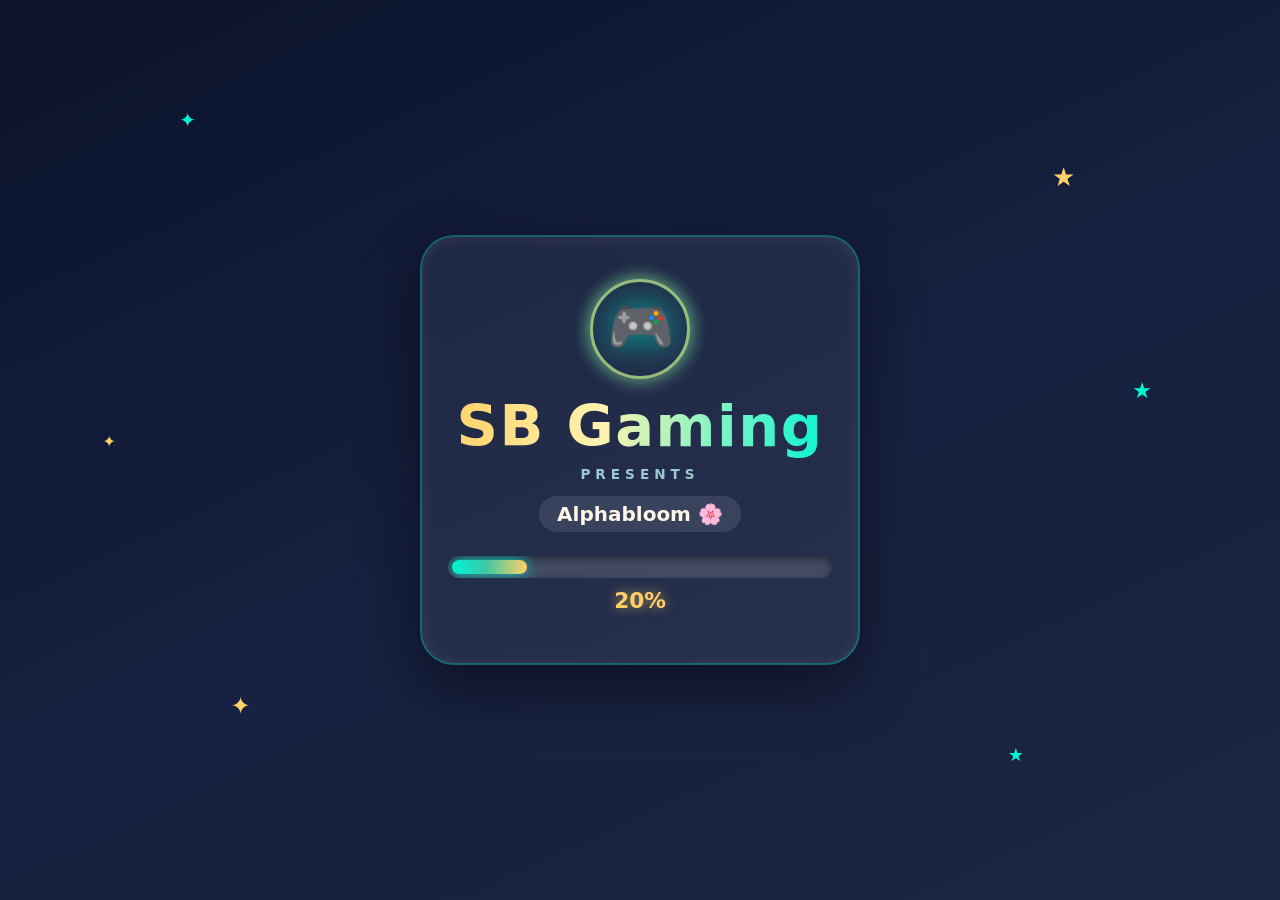
<file: index.html>
<!DOCTYPE html>
<html lang="en">
<head>
  <meta charset="UTF-8" />
  <meta name="viewport" content="width=device-width, initial-scale=1.0, maximum-scale=1.0, user-scalable=no, viewport-fit=cover" />
  <title>Alphabloom — Kids Learning Storybook</title>
  <meta name="description" content="Alphabloom by SB Gaming — Offline 3D Paper-Craft & Claymation Kids Educational Game across 17 Indian languages." />
  <meta name="theme-color" content="#FF766C" />
  <meta name="mobile-web-app-capable" content="yes" />
  <meta name="apple-mobile-web-app-capable" content="yes" />
  <meta name="apple-mobile-web-app-status-bar-style" content="black-translucent" />
  <meta name="apple-mobile-web-app-title" content="Alphabloom" />
  <link rel="manifest" href="./manifest.json" />
  <link rel="icon" type="image/png" sizes="192x192" href="./icon-192.png" />
  <link rel="apple-touch-icon" href="./icon-192.png" />
  <link rel="stylesheet" href="./styles.css" />
</head>
<body>
  <!-- 1. SB GAMING SPLASH SCREEN (5s progress + 100% Start Button) -->
  <section id="splash-screen" class="splash-screen" aria-label="SB Gaming Splash Screen">
    <div class="splash-stars" aria-hidden="true">
      <span class="star s1 animate-sparkle">✦</span>
      <span class="star s2 animate-sparkle">★</span>
      <span class="star s3 animate-sparkle">✦</span>
      <span class="star s4 animate-sparkle">★</span>
      <span class="star s5 animate-sparkle">✦</span>
      <span class="star s6 animate-sparkle">★</span>
    </div>
    <div class="splash-card animate-splash-fade-in">
      <div class="sb-orbit-wrap" aria-hidden="true">
        <div class="sb-orbit-ring ring-1"></div>
        <div class="sb-orbit-ring ring-2"></div>
        <div class="sb-emblem animate-float-slow">🎮</div>
      </div>
      <h1 class="sb-logo animate-splash-pulse">SB Gaming</h1>
      <p class="sb-tagline">PRESENTS</p>
      <div class="splash-title-preview">Alphabloom 🌸</div>

      <div class="splash-progress-wrap" id="splash-progress-wrap">
        <div class="splash-progress-track">
          <div class="splash-progress-fill" id="splash-progress-fill"></div>
        </div>
        <div class="splash-percent" id="splash-percent">1%</div>
      </div>

      <button type="button" id="splash-start-btn" class="clay-btn start-btn animate-splash-start-reveal hidden" aria-label="Start Alphabloom">
        ✨ Start ✨
      </button>
    </div>
  </section>

  <!-- 2. MAIN APP SHELL (3D Paper-Craft & Soft Claymation Storybook World) -->
  <div id="app-shell" class="app-shell hidden">
    <!-- Decorative 3D paper-craft sky, sun, clouds, butterflies & hills -->
    <div class="bg-decor" aria-hidden="true">
      <div class="clay-sun"><div class="clay-sun-core"></div></div>
      <div class="cloud c1"></div>
      <div class="cloud c2"></div>
      <div class="cloud c3"></div>
      <span class="bg-flower f1 animate-float-slow">🌸</span>
      <span class="bg-flower f2 animate-float-alt">🦋</span>
      <span class="bg-flower f3 animate-float-slow">🌺</span>
      <span class="bg-flower f4 animate-float-alt">🌻</span>
      <span class="bg-flower f5 animate-sparkle">✨</span>
      <div class="bg-hill hill-back"></div>
      <div class="bg-hill hill-front"></div>
    </div>

    <!-- Top Persistent Bar: Exit (Top-Left), 3D Alphabloom Title (Center), Music + Install (Top-Right) -->
    <header class="top-bar">
      <div class="top-left">
        <button type="button" id="exit-btn" class="clay-btn clay-coral" aria-label="Exit Alphabloom">
          🚪 <span id="exit-btn-label">Exit</span>
        </button>
      </div>

      <div class="top-center">
        <div class="alphabloom-title" aria-label="Alphabloom">
          <span class="title-flower animate-float-slow">🌸</span>
          <span class="l-a animate-letter-bounce">A</span><span class="l-l animate-letter-bounce">l</span><span class="l-p animate-letter-bounce">p</span><span class="l-h animate-letter-bounce">h</span><span class="l-a2 animate-letter-bounce">a</span><span class="l-b animate-letter-bounce">b</span><span class="l-l2 animate-letter-bounce">l</span><span class="l-o animate-letter-bounce">o</span><span class="l-o2 animate-letter-bounce">o</span><span class="l-m animate-letter-bounce">m</span>
          <span class="title-flower animate-float-alt">🌼</span>
        </div>
      </div>

      <div class="top-right">
        <button type="button" id="install-btn" class="clay-btn clay-marigold hidden" aria-label="Install App">
          📲 <span>Install</span>
        </button>
        <button type="button" id="fullscreen-btn" class="clay-btn clay-sky btn-fs" aria-label="Toggle Fullscreen">
          ⛶
        </button>
        <button type="button" id="music-btn" class="clay-btn clay-mint btn-music" aria-label="Toggle Background Music">
          🎵 <span id="music-btn-label">Music On</span>
        </button>
      </div>
    </header>

    <!-- Dynamic View Container -->
    <main id="main-view" class="main-view" role="main"></main>

    <!-- Safe Bottom Banner Ad (Shown ONLY on Hub & Home Screen, hidden offline) -->
    <aside id="safe-banner-ad" class="safe-banner-ad hidden" aria-label="Advertisement">
      <div class="safe-banner-inner">
        <span class="ad-badge">AD</span>
        <div id="safe-banner-slot" class="safe-banner-slot"></div>
      </div>
    </aside>
  </div>

  <!-- 3. EXIT CONFIRMATION 3D STORYBOOK POPUP -->
  <div id="exit-modal" class="modal-overlay hidden" role="dialog" aria-modal="true" aria-labelledby="exit-modal-title">
    <div class="clay-modal clay-surface animate-splash-fade-in">
      <div class="modal-icon animate-float-slow">🌸</div>
      <h2 id="exit-modal-title" class="modal-title">Leaving so soon?</h2>
      <p id="exit-modal-msg" class="modal-msg">Are you sure you want to exit Alphabloom?</p>
      <div class="modal-actions">
        <button type="button" id="exit-yes-btn" class="clay-btn clay-coral">Yes</button>
        <button type="button" id="exit-no-btn" class="clay-btn clay-mint">No</button>
      </div>
    </div>
  </div>

  <!-- 4. 3D CLAY DAILY REWARD GIFT BOX MODAL -->
  <div id="gift-modal" class="modal-overlay hidden" role="dialog" aria-modal="true" aria-labelledby="gift-modal-title">
    <div class="clay-modal clay-surface animate-splash-fade-in">
      <h2 id="gift-modal-title" class="modal-title">🎁 Daily Surprise!</h2>
      <div class="gift-stage">
        <div id="gift-glow" class="gift-glow"></div>
        <button type="button" id="gift-box-btn" class="gift-box-wrap animate-gift-wobble" aria-label="Open Daily Gift Box">
          <div id="gift-lid" class="gift-lid">🎀</div>
          <div class="gift-body"><div class="gift-ribbon"></div></div>
        </button>
        <span class="gift-star" id="gs1" style="--star-x: -58px; --star-y: -58px; --star-rot: -24deg;">⭐</span>
        <span class="gift-star" id="gs2" style="--star-x: 56px; --star-y: -54px; --star-rot: 26deg;">🌟</span>
        <span class="gift-star" id="gs3" style="--star-x: -64px; --star-y: 12px; --star-rot: -18deg;">✨</span>
        <span class="gift-star" id="gs4" style="--star-x: 64px; --star-y: 14px; --star-rot: 22deg;">🌸</span>
      </div>
      <div id="gift-reward-badge" class="gift-reward-badge clay-marigold hidden">+25 ⭐</div>
      <p id="gift-modal-msg" class="modal-msg">Tap the gift box to open your daily stars!</p>
      <div class="modal-actions">
        <button type="button" id="gift-close-btn" class="clay-btn clay-sky">Awesome!</button>
      </div>
    </div>
  </div>

  <!-- 5. GOODBYE FALLBACK OVERLAY -->
  <div id="goodbye-overlay" class="modal-overlay hidden" role="dialog" aria-modal="true">
    <div class="clay-modal clay-surface">
      <div class="modal-icon">👋🌸</div>
      <h2 class="modal-title">Bye-Bye!</h2>
      <p class="modal-msg">See you next time in Alphabloom!</p>
      <button type="button" id="return-app-btn" class="clay-btn clay-mint">Open Alphabloom</button>
    </div>
  </div>

  <!-- 6. PARENTAL GATE MODAL (Protects Rewarded Bonus Ad) -->
  <div id="parent-gate-modal" class="modal-overlay hidden" role="dialog" aria-modal="true" aria-labelledby="parent-gate-title">
    <div class="clay-modal clay-surface animate-splash-fade-in">
      <div class="modal-icon">🔒👨‍👩‍👧</div>
      <h2 id="parent-gate-title" class="modal-title">Ask a Parent</h2>
      <p id="parent-gate-question" class="modal-msg">What is 8 + 6?</p>
      <input type="number" id="parent-gate-input" class="parent-gate-input" inputmode="numeric" placeholder="Answer" aria-label="Parent math answer" />
      <p id="parent-gate-error" class="parent-gate-error hidden">Try again!</p>
      <div class="modal-actions">
        <button type="button" id="parent-gate-submit" class="clay-btn clay-mint">Continue</button>
        <button type="button" id="parent-gate-cancel" class="clay-btn clay-cream">Cancel</button>
      </div>
    </div>
  </div>

  <!-- 7. KID-SAFE AD PREVIEW OVERLAY (Test Mode Only) -->
  <div id="ad-test-overlay" class="modal-overlay hidden" role="dialog" aria-modal="true" aria-labelledby="ad-test-title">
    <div class="clay-modal clay-surface">
      <span class="ad-badge">AD</span>
      <div class="modal-icon">📺</div>
      <h2 id="ad-test-title" class="modal-title">Ad Space (Test Mode)</h2>
      <p id="ad-test-sub" class="modal-msg">Family-Safe Ad Preview</p>
      <div class="modal-actions">
        <button type="button" id="ad-test-close" class="clay-btn clay-sky">Close Ad</button>
      </div>
    </div>
  </div>

  <!-- Floating Reward Feedback Layer (+10 / -5) -->
  <div id="float-layer" class="float-layer" aria-hidden="true"></div>

  <script src="./audio.js"></script>
  <script src="./languages.js"></script>
  <!-- Google AdSense / H5 Games Ad Placement API Hooks (activated by ads.js when live IDs are set) -->
  <script>
    window.adsbygoogle = window.adsbygoogle || [];
    window.adBreak = window.adBreak || function (o) { window.adsbygoogle.push(o); };
    window.adConfig = window.adConfig || function (o) { window.adsbygoogle.push(o); };
  </script>
  <script src="./stories.js"></script>
  <script src="./ads.js"></script>
  <script src="./app.js"></script>
  <script>
    if ('serviceWorker' in navigator && (location.protocol === 'https:' || location.hostname === 'localhost')) {
      window.addEventListener('load', function () {
        navigator.serviceWorker.register('./sw.js').catch(function () {});
      });
    }
  </script>
</body>
</html>
</file>
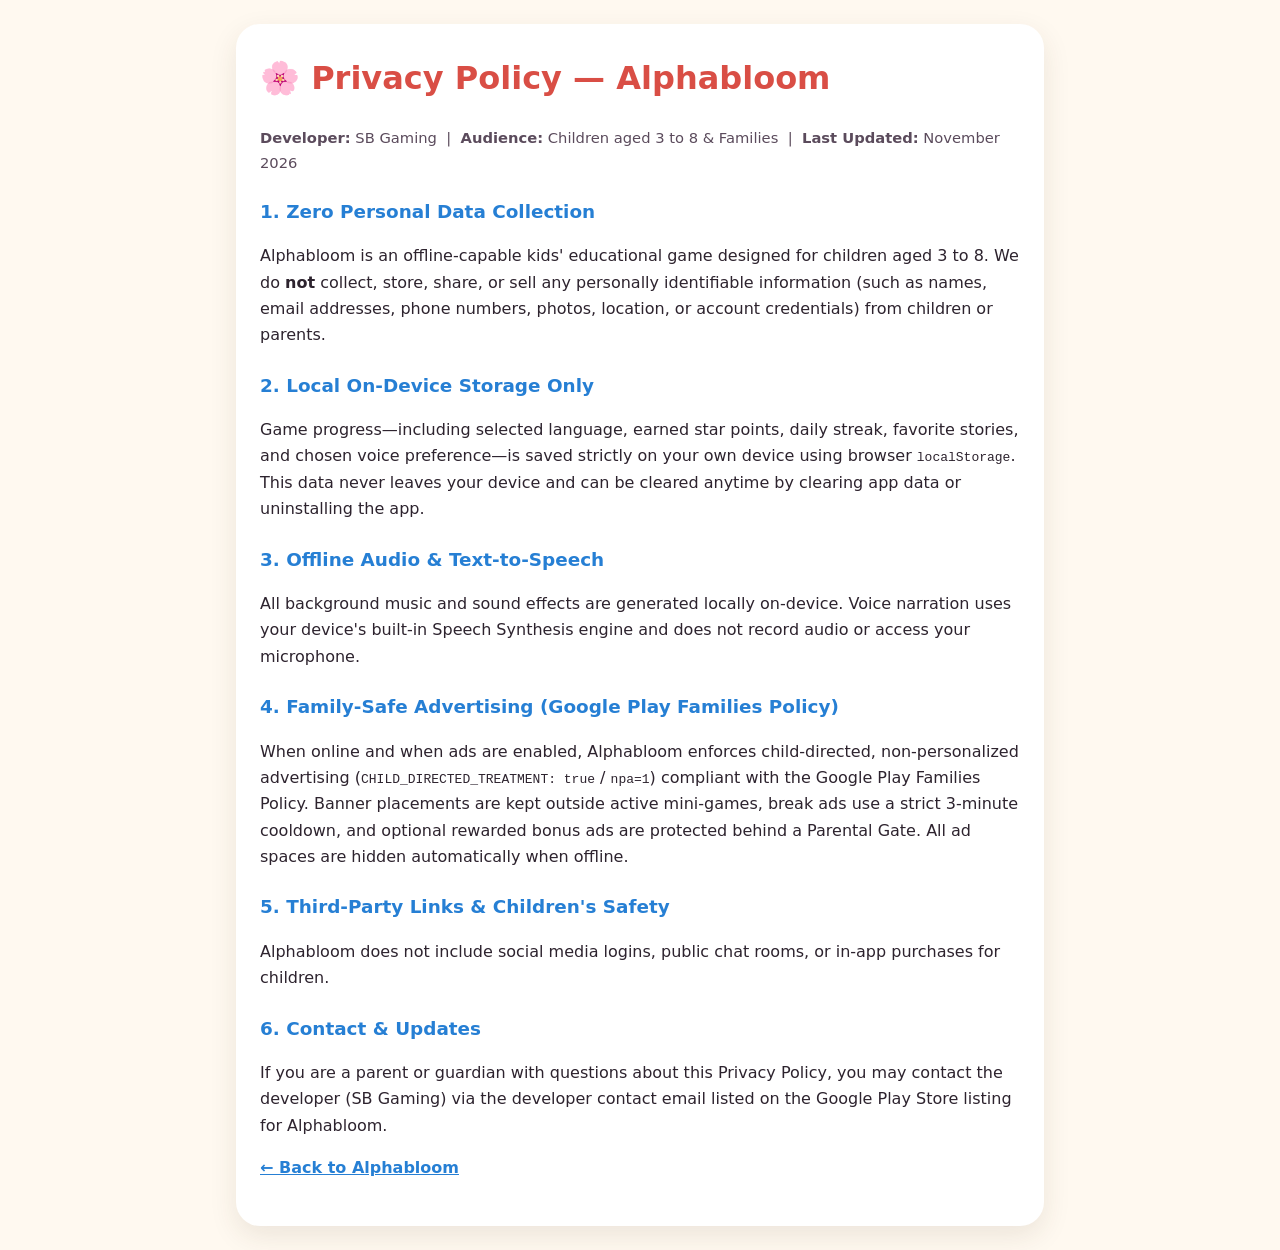
<file: privacy.html>
<!DOCTYPE html>
<html lang="en">
<head>
  <meta charset="UTF-8" />
  <meta name="viewport" content="width=device-width, initial-scale=1.0" />
  <title>Privacy Policy — Alphabloom by SB Gaming</title>
  <style>
    body {
      margin: 0;
      padding: 24px 16px;
      font-family: system-ui, -apple-system, 'Segoe UI', sans-serif;
      background: #FFF9F0;
      color: #2D232E;
      line-height: 1.65;
    }
    .card {
      max-width: 760px;
      margin: 0 auto;
      background: #FFFFFF;
      border-radius: 24px;
      padding: 28px 24px;
      box-shadow: 0 10px 28px rgba(68, 46, 30, 0.1);
    }
    h1 { margin-top: 0; color: #D94E45; }
    h2 { color: #267FD4; margin-top: 22px; font-size: 1.15rem; }
    .meta { color: #5B4B5C; font-size: 0.92rem; margin-bottom: 18px; }
    a { color: #267FD4; font-weight: 700; }
  </style>
</head>
<body>
  <main class="card">
    <h1>🌸 Privacy Policy — Alphabloom</h1>
    <p class="meta"><strong>Developer:</strong> SB Gaming &nbsp;|&nbsp; <strong>Audience:</strong> Children aged 3 to 8 &amp; Families &nbsp;|&nbsp; <strong>Last Updated:</strong> November 2026</p>

    <h2>1. Zero Personal Data Collection</h2>
    <p>Alphabloom is an offline-capable kids' educational game designed for children aged 3 to 8. We do <strong>not</strong> collect, store, share, or sell any personally identifiable information (such as names, email addresses, phone numbers, photos, location, or account credentials) from children or parents.</p>

    <h2>2. Local On-Device Storage Only</h2>
    <p>Game progress—including selected language, earned star points, daily streak, favorite stories, and chosen voice preference—is saved strictly on your own device using browser <code>localStorage</code>. This data never leaves your device and can be cleared anytime by clearing app data or uninstalling the app.</p>

    <h2>3. Offline Audio &amp; Text-to-Speech</h2>
    <p>All background music and sound effects are generated locally on-device. Voice narration uses your device's built-in Speech Synthesis engine and does not record audio or access your microphone.</p>

    <h2>4. Family-Safe Advertising (Google Play Families Policy)</h2>
    <p>When online and when ads are enabled, Alphabloom enforces child-directed, non-personalized advertising (<code>CHILD_DIRECTED_TREATMENT: true</code> / <code>npa=1</code>) compliant with the Google Play Families Policy. Banner placements are kept outside active mini-games, break ads use a strict 3-minute cooldown, and optional rewarded bonus ads are protected behind a Parental Gate. All ad spaces are hidden automatically when offline.</p>

    <h2>5. Third-Party Links &amp; Children's Safety</h2>
    <p>Alphabloom does not include social media logins, public chat rooms, or in-app purchases for children.</p>

    <h2>6. Contact &amp; Updates</h2>
    <p>If you are a parent or guardian with questions about this Privacy Policy, you may contact the developer (SB Gaming) via the developer contact email listed on the Google Play Store listing for Alphabloom.</p>

    <p><a href="./">← Back to Alphabloom</a></p>
  </main>
</body>
</html>
</file>
<file: styles.css>
/* Alphabloom — Merged 3D Paper-Craft & Soft Claymation Storybook Design System */
:root {
  --font-display: 'Fredoka', ui-rounded, 'Hiragino Maru Gothic ProN', 'Quicksand',
    'Noto Sans Devanagari', 'Noto Sans Telugu', 'Noto Sans Tamil',
    'Noto Sans Kannada', 'Noto Sans Malayalam', 'Noto Sans Gujarati',
    'Noto Sans Bengali', 'Noto Sans Gurmukhi', 'Noto Sans Oriya',
    'Noto Sans Meetei Mayek', system-ui, sans-serif;
  --font-body: 'Nunito', ui-rounded,
    'Noto Sans Devanagari', 'Noto Sans Telugu', 'Noto Sans Tamil',
    'Noto Sans Kannada', 'Noto Sans Malayalam', 'Noto Sans Gujarati',
    'Noto Sans Bengali', 'Noto Sans Gurmukhi', 'Noto Sans Oriya',
    'Noto Sans Meetei Mayek', system-ui, -apple-system, sans-serif;
  --ink-primary: #2D232E;
  --ink-secondary: #5B4B5C;
  --paper-cream: #FFF9F0;
  --clay-shadow: rgba(68, 46, 30, 0.16);
}

* {
  box-sizing: border-box;
  -webkit-tap-highlight-color: transparent;
  user-select: none;
  -webkit-user-select: none;
}

html,
body {
  min-height: 100%;
  width: 100%;
  margin: 0;
  padding: 0;
  font-family: var(--font-body);
  color: var(--ink-primary);
  background: linear-gradient(180deg, #FFF7EB 0%, #FFF2F6 54%, #E9F8FF 100%);
  touch-action: manipulation;
  overflow-x: hidden;
}

.font-display {
  font-family: var(--font-display);
}

.hidden {
  display: none !important;
}

/* =========================================================
   TACTILE 3D SOFT CLAYMATION BUTTON & CARD MATERIALS
   ========================================================= */
.clay-surface {
  background: #FFFDF8;
  border: 2px solid rgba(255, 255, 255, 0.85);
  box-shadow:
    inset 0 4px 6px rgba(255, 255, 255, 0.92),
    inset 0 -5px 8px rgba(196, 174, 148, 0.22),
    0 8px 0 #E4D6C3,
    0 14px 24px rgba(68, 46, 30, 0.14);
}

.clay-plaque {
  background: #FFFDF8;
  border: 2px solid rgba(255, 255, 255, 0.9);
  box-shadow:
    inset 0 3px 5px rgba(255, 255, 255, 0.9),
    inset 0 -4px 6px rgba(196, 174, 148, 0.18),
    0 5px 0 #DFD1BE,
    0 10px 18px rgba(68, 46, 30, 0.12);
}

.clay-btn {
  position: relative;
  display: inline-flex;
  align-items: center;
  justify-content: center;
  gap: 6px;
  font-family: var(--font-display);
  font-weight: 800;
  font-size: 0.95rem;
  padding: 10px 16px;
  border-radius: 20px;
  min-height: 44px;
  transition:
    transform 160ms cubic-bezier(0.34, 1.56, 0.64, 1),
    box-shadow 160ms cubic-bezier(0.34, 1.56, 0.64, 1),
    filter 140ms ease;
  touch-action: manipulation;
  cursor: pointer;
}

.clay-btn:hover {
  transform: translateY(-2px) scale(1.02);
}

.clay-btn:active {
  transform: translateY(4px) scale(0.97);
}

.clay-btn:focus-visible {
  outline: 4px solid #3A9EF6;
  outline-offset: 3px;
}

/* Color-specific squishy 3D clay palettes */
.clay-coral {
  background: #FF766C;
  color: #FFFFFF;
  border: 2px solid rgba(255, 255, 255, 0.55);
  box-shadow:
    inset 0 5px 8px rgba(255, 255, 255, 0.45),
    inset 0 -5px 8px rgba(186, 48, 40, 0.22),
    0 7px 0 #D94E45,
    0 13px 20px rgba(190, 62, 54, 0.25);
}
.clay-coral:active {
  box-shadow:
    inset 0 3px 6px rgba(255, 255, 255, 0.4),
    0 2px 0 #D94E45,
    0 5px 10px rgba(190, 62, 54, 0.2);
}

.clay-marigold {
  background: #FFC436;
  color: #362407;
  border: 2px solid rgba(255, 255, 255, 0.65);
  box-shadow:
    inset 0 5px 8px rgba(255, 255, 255, 0.55),
    inset 0 -5px 8px rgba(196, 128, 0, 0.22),
    0 7px 0 #D99608,
    0 13px 20px rgba(196, 132, 0, 0.24);
}
.clay-marigold:active {
  box-shadow:
    inset 0 3px 6px rgba(255, 255, 255, 0.45),
    0 2px 0 #D99608,
    0 5px 10px rgba(196, 132, 0, 0.2);
}

.clay-mint {
  background: #3CC7A6;
  color: #0D332B;
  border: 2px solid rgba(255, 255, 255, 0.55);
  box-shadow:
    inset 0 5px 8px rgba(255, 255, 255, 0.48),
    inset 0 -5px 8px rgba(18, 124, 98, 0.22),
    0 7px 0 #21997C,
    0 13px 20px rgba(33, 153, 124, 0.24);
}
.clay-mint:active {
  box-shadow:
    inset 0 3px 6px rgba(255, 255, 255, 0.4),
    0 2px 0 #21997C,
    0 5px 10px rgba(33, 153, 124, 0.2);
}

.clay-sky {
  background: #4DA8FA;
  color: #FFFFFF;
  border: 2px solid rgba(255, 255, 255, 0.55);
  box-shadow:
    inset 0 5px 8px rgba(255, 255, 255, 0.48),
    inset 0 -5px 8px rgba(24, 96, 178, 0.24),
    0 7px 0 #267FD4,
    0 13px 20px rgba(38, 127, 212, 0.25);
}
.clay-sky:active {
  box-shadow:
    inset 0 3px 6px rgba(255, 255, 255, 0.4),
    0 2px 0 #267FD4,
    0 5px 10px rgba(38, 127, 212, 0.2);
}

.clay-peach {
  background: #FF9A52;
  color: #3D1A03;
  border: 2px solid rgba(255, 255, 255, 0.6);
  box-shadow:
    inset 0 5px 8px rgba(255, 255, 255, 0.5),
    inset 0 -5px 8px rgba(192, 86, 16, 0.22),
    0 7px 0 #D87028,
    0 13px 20px rgba(216, 112, 40, 0.24);
}
.clay-peach:active {
  box-shadow:
    inset 0 3px 6px rgba(255, 255, 255, 0.45),
    0 2px 0 #D87028,
    0 5px 10px rgba(216, 112, 40, 0.2);
}

.clay-plum {
  background: #9B74F7;
  color: #FFFFFF;
  border: 2px solid rgba(255, 255, 255, 0.55);
  box-shadow:
    inset 0 5px 8px rgba(255, 255, 255, 0.48),
    inset 0 -5px 8px rgba(96, 54, 186, 0.25),
    0 7px 0 #734CD4,
    0 13px 20px rgba(115, 76, 212, 0.25);
}
.clay-plum:active {
  box-shadow:
    inset 0 3px 6px rgba(255, 255, 255, 0.4),
    0 2px 0 #734CD4,
    0 5px 10px rgba(115, 76, 212, 0.2);
}

.clay-cream {
  background: #FFFDF8;
  color: #2D232E;
  border: 2px solid rgba(255, 255, 255, 0.92);
  box-shadow:
    inset 0 4px 6px rgba(255, 255, 255, 0.95),
    inset 0 -4px 6px rgba(196, 174, 148, 0.2),
    0 6px 0 #DECDB8,
    0 11px 18px rgba(68, 46, 30, 0.14);
}
.clay-cream:active {
  box-shadow:
    inset 0 2px 4px rgba(255, 255, 255, 0.8),
    0 2px 0 #DECDB8,
    0 4px 8px rgba(68, 46, 30, 0.12);
}

.btn-music.off {
  background: #E9ECEF;
  color: #495057;
  border: 2px solid rgba(255, 255, 255, 0.7);
  box-shadow:
    inset 0 4px 6px rgba(255, 255, 255, 0.8),
    0 6px 0 #9BA6B2,
    0 10px 16px rgba(0, 0, 0, 0.12);
}

/* Organic sculpted paper-craft island contours */
.island-shape-1 { border-radius: 42% 58% 48% 52% / 38% 44% 56% 62%; }
.island-shape-2 { border-radius: 54% 46% 52% 48% / 44% 38% 62% 56%; }
.island-shape-3 { border-radius: 46% 54% 44% 56% / 42% 48% 52% 58%; }

/* 3D Card Flip utilities for Memory Game */
.card-perspective {
  perspective: 900px;
}
.card-inner {
  transform-style: preserve-3d;
  transition: transform 320ms cubic-bezier(0.34, 1.4, 0.64, 1);
}
.card-inner.is-flipped {
  transform: rotateY(180deg);
}
.card-face {
  backface-visibility: hidden;
  -webkit-backface-visibility: hidden;
}
.card-face-back {
  transform: rotateY(180deg);
}

/* =========================================================
   STORYBOOK, SPLASH, DAILY GIFT & POINTS ANIMATIONS
   ========================================================= */
@keyframes floatSlow {
  0%, 100% { transform: translateY(0px); }
  50% { transform: translateY(-7px); }
}

@keyframes floatGentleAlt {
  0%, 100% { transform: translateY(0px) rotate(-0.8deg); }
  50% { transform: translateY(-9px) rotate(0.8deg); }
}

@keyframes sparkleTwinkle {
  0%, 100% { transform: scale(0.65) rotate(0deg); opacity: 0.35; }
  50% { transform: scale(1.15) rotate(18deg); opacity: 0.95; }
}

@keyframes softWiggle {
  0%, 100% { transform: translateX(0) rotate(0deg); }
  25% { transform: translateX(-6px) rotate(-3deg); }
  50% { transform: translateX(6px) rotate(3deg); }
  75% { transform: translateX(-4px) rotate(-1.5deg); }
}

@keyframes popCelebrate {
  0% { transform: scale(1); }
  40% { transform: scale(1.16) rotate(-2deg); }
  70% { transform: scale(0.96) rotate(1deg); }
  100% { transform: scale(1); }
}

@keyframes starJump {
  0% { transform: scale(1); }
  35% { transform: scale(1.32) rotate(-8deg); }
  70% { transform: scale(0.95) rotate(4deg); }
  100% { transform: scale(1); }
}

@keyframes letterFloatBounce {
  0%, 100% { transform: translateY(0px) rotate(0deg); }
  50% { transform: translateY(-4px) rotate(-1.5deg); }
}

@keyframes splashFadeIn {
  0% { opacity: 0; transform: translateY(14px) scale(0.95); }
  100% { opacity: 1; transform: translateY(0px) scale(1); }
}

@keyframes splashPulse {
  0%, 100% {
    transform: scale(1);
    filter: drop-shadow(0 0 14px rgba(0, 245, 212, 0.35));
  }
  50% {
    transform: scale(1.035);
    filter: drop-shadow(0 0 26px rgba(255, 209, 102, 0.55));
  }
}

@keyframes splashStartReveal {
  0% { opacity: 0; transform: translateY(16px) scale(0.84); }
  65% { opacity: 1; transform: translateY(-4px) scale(1.06); }
  100% { opacity: 1; transform: translateY(0px) scale(1); }
}

@keyframes giftWobble {
  0%, 100% { transform: translateY(0px) rotate(0deg) scale(1); }
  18% { transform: translateY(-5px) rotate(-3deg) scale(1.02, 0.99); }
  36% { transform: translateY(0px) rotate(3deg) scale(0.99, 1.02); }
  54% { transform: translateY(-4px) rotate(-2deg) scale(1.01, 0.99); }
  72% { transform: translateY(0px) rotate(0deg) scale(1); }
}

@keyframes giftBoxBounce {
  0% { transform: scale(1, 1) translateY(0); }
  22% { transform: scale(1.1, 0.88) translateY(8px); }
  52% { transform: scale(0.94, 1.08) translateY(-10px); }
  78% { transform: scale(1.03, 0.98) translateY(2px); }
  100% { transform: scale(1, 1) translateY(0); }
}

@keyframes giftLidPop {
  0% { transform: translate(0px, 0px) rotate(0deg); }
  38% { transform: translate(-12px, -24px) rotate(-34deg); }
  72% { transform: translate(-16px, -16px) rotate(-40deg); }
  100% { transform: translate(-15px, -18px) rotate(-36deg); }
}

@keyframes giftGlowBurst {
  0% { transform: scale(0.65); opacity: 0.25; }
  55% { transform: scale(1.18); opacity: 1; }
  100% { transform: scale(1.06); opacity: 0.9; }
}

@keyframes giftStarFly {
  0% { opacity: 0; transform: translate(0px, 12px) scale(0.35) rotate(0deg); }
  30% {
    opacity: 1;
    transform: translate(calc(var(--star-x) * 0.78), calc(var(--star-y) * 0.88)) scale(1.15) rotate(var(--star-rot));
  }
  100% {
    opacity: 0.98;
    transform: translate(var(--star-x), var(--star-y)) scale(1) rotate(var(--star-rot));
  }
}

@keyframes giftRewardPop {
  0% { opacity: 0; transform: scale(0.7) translateY(12px); }
  65% { opacity: 1; transform: scale(1.08) translateY(-3px); }
  100% { opacity: 1; transform: scale(1) translateY(0); }
}

@keyframes pointsFloatUp {
  0% { opacity: 0; transform: translate(-50%, 10px) scale(0.75); }
  25% { opacity: 1; transform: translate(-50%, -14px) scale(1.15); }
  75% { opacity: 1; transform: translate(-50%, -34px) scale(1); }
  100% { opacity: 0; transform: translate(-50%, -58px) scale(0.95); }
}

@keyframes pointsBounceDown {
  0% { opacity: 0; transform: translate(-50%, -6px) scale(0.75) rotate(-6deg); }
  25% { opacity: 1; transform: translate(-50%, 4px) scale(1.16) rotate(5deg); }
  50% { opacity: 1; transform: translate(-50%, -4px) scale(0.96) rotate(-4deg); }
  80% { opacity: 1; transform: translate(-50%, 2px) scale(1.02) rotate(0deg); }
  100% { opacity: 0; transform: translate(-50%, 14px) scale(0.92); }
}

@keyframes streakStarGlow {
  0%, 100% { transform: scale(0.92); opacity: 0.72; }
  50% { transform: scale(1.18); opacity: 1; }
}

@keyframes drift {
  from { transform: translateX(-14px); }
  to { transform: translateX(22px); }
}

.animate-float-slow { animation: floatSlow 4.2s ease-in-out infinite; }
.animate-float-alt { animation: floatGentleAlt 5s ease-in-out infinite; }
.animate-sparkle { animation: sparkleTwinkle 3.2s ease-in-out infinite; }
.animate-wiggle { animation: softWiggle 360ms ease-in-out; }
.animate-celebrate { animation: popCelebrate 420ms cubic-bezier(0.34, 1.56, 0.64, 1); }
.animate-letter-bounce { display: inline-block; animation: letterFloatBounce 2.8s ease-in-out infinite; }
.animate-star-jump { animation: starJump 420ms cubic-bezier(0.34, 1.56, 0.64, 1); }
.animate-splash-fade-in { animation: splashFadeIn 700ms cubic-bezier(0.22, 1, 0.36, 1) both; }
.animate-splash-pulse { animation: splashPulse 2.4s ease-in-out infinite; }
.animate-splash-start-reveal {
  animation:
    splashStartReveal 520ms cubic-bezier(0.34, 1.56, 0.64, 1) both,
    floatSlow 2.6s ease-in-out 560ms infinite;
}
.animate-gift-wobble { animation: giftWobble 2.2s ease-in-out infinite; }
.animate-gift-box-bounce { animation: giftBoxBounce 620ms cubic-bezier(0.34, 1.48, 0.64, 1) both; }
.animate-gift-lid-pop { animation: giftLidPop 640ms cubic-bezier(0.34, 1.48, 0.64, 1) forwards; }
.animate-gift-glow-burst { animation: giftGlowBurst 680ms ease-out forwards; }
.animate-gift-star-fly { animation: giftStarFly 780ms cubic-bezier(0.22, 1.32, 0.36, 1) both; }
.animate-gift-reward-pop { animation: giftRewardPop 460ms cubic-bezier(0.34, 1.56, 0.64, 1) both; }
.animate-points-up { animation: pointsFloatUp 920ms cubic-bezier(0.22, 1, 0.36, 1) both; }
.animate-points-down { animation: pointsBounceDown 920ms cubic-bezier(0.34, 1.48, 0.64, 1) both; }
.animate-streak-glow { animation: streakStarGlow 2.4s ease-in-out infinite; }

/* =========================================================
   1. SB GAMING SPLASH SCREEN (5s + 100% START BUTTON)
   ========================================================= */
.splash-screen {
  position: fixed;
  inset: 0;
  z-index: 900;
  display: flex;
  align-items: center;
  justify-content: center;
  padding: 24px;
  background: linear-gradient(155deg, #0b132b 0%, #162040 52%, #1c2541 100%);
  overflow: hidden;
  transition: opacity 0.55s ease, transform 0.55s ease;
}

.splash-screen.fade-out {
  opacity: 0;
  transform: scale(1.04);
  pointer-events: none;
}

.splash-stars {
  position: absolute;
  inset: 0;
  pointer-events: none;
}

.splash-stars .star {
  position: absolute;
  color: #ffd166;
}
.star.s1 { top: 12%; left: 14%; font-size: 20px; animation-delay: 0s; color: #00f5d4; }
.star.s2 { top: 18%; right: 16%; font-size: 26px; animation-delay: 0.5s; }
.star.s3 { bottom: 20%; left: 18%; font-size: 24px; animation-delay: 1s; }
.star.s4 { bottom: 15%; right: 20%; font-size: 18px; animation-delay: 0.3s; color: #00f5d4; }
.star.s5 { top: 48%; left: 8%; font-size: 16px; animation-delay: 0.8s; }
.star.s6 { top: 42%; right: 10%; font-size: 22px; animation-delay: 1.2s; color: #00f5d4; }

.splash-card {
  position: relative;
  z-index: 2;
  width: 100%;
  max-width: 440px;
  text-align: center;
  padding: 36px 26px;
  border-radius: 34px;
  background: rgba(255, 255, 255, 0.06);
  border: 2px solid rgba(0, 245, 212, 0.28);
  box-shadow: 0 24px 60px rgba(0, 0, 0, 0.45), inset 0 2px 18px rgba(255, 255, 255, 0.08);
}

.sb-emblem {
  font-size: 54px;
  margin-bottom: 6px;
  filter: drop-shadow(0 0 18px rgba(0, 245, 212, 0.7));
}

.sb-logo {
  margin: 0;
  font-family: var(--font-display);
  font-size: clamp(2.4rem, 8vw, 3.6rem);
  font-weight: 900;
  letter-spacing: 1.5px;
  background: linear-gradient(95deg, #ffd166 0%, #fff3b0 40%, #00f5d4 100%);
  -webkit-background-clip: text;
  background-clip: text;
  color: transparent;
}

.sb-tagline {
  margin: 6px 0 14px;
  font-size: 0.85rem;
  letter-spacing: 5px;
  font-weight: 800;
  color: #a8dadc;
  opacity: 0.9;
}

.splash-title-preview {
  display: inline-block;
  padding: 6px 18px;
  border-radius: 999px;
  background: rgba(255, 255, 255, 0.1);
  color: #fff6e5;
  font-family: var(--font-display);
  font-size: 1.25rem;
  font-weight: 800;
  margin-bottom: 24px;
}

.splash-progress-wrap {
  width: 100%;
  margin: 0 auto 14px;
}

.splash-progress-track {
  width: 100%;
  height: 22px;
  border-radius: 999px;
  background: rgba(255, 255, 255, 0.14);
  padding: 4px;
  box-shadow: inset 0 3px 8px rgba(0, 0, 0, 0.45);
  overflow: hidden;
}

.splash-progress-fill {
  height: 100%;
  width: 1%;
  border-radius: 999px;
  background: linear-gradient(90deg, #00f5d4 0%, #3CC7A6 45%, #ffd166 100%);
  box-shadow: 0 0 14px rgba(0, 245, 212, 0.85);
  transition: width 0.08s linear;
}

.splash-percent {
  margin-top: 10px;
  font-family: var(--font-display);
  font-size: 1.35rem;
  font-weight: 900;
  color: #ffd166;
  text-shadow: 0 0 12px rgba(255, 209, 102, 0.65);
}

.start-btn {
  margin-top: 16px;
  padding: 16px 46px;
  font-size: 1.55rem;
  font-weight: 900;
  border-radius: 999px;
  color: #0b132b;
  border: 2px solid rgba(255, 255, 255, 0.85);
  background: linear-gradient(180deg, #fff3b0 0%, #ffd166 55%, #00f5d4 100%);
  box-shadow: 0 8px 0 #179c8c, 0 0 28px rgba(0, 245, 212, 0.75), inset 0 4px 8px rgba(255, 255, 255, 0.85);
}

/* =========================================================
   2. APP SHELL, TOP BAR & PAPER-CRAFT DECOR
   ========================================================= */
.app-shell {
  position: relative;
  min-height: 100vh;
  display: flex;
  flex-direction: column;
  padding-bottom: env(safe-area-inset-bottom, 16px);
}

.bg-decor {
  position: fixed;
  inset: 0;
  pointer-events: none;
  z-index: 0;
  overflow: hidden;
}

.cloud {
  position: absolute;
  background: rgba(255, 255, 255, 0.85);
  border-radius: 999px;
  box-shadow: 0 10px 24px rgba(173, 198, 224, 0.25), inset 0 -6px 10px rgba(220, 236, 250, 0.65);
}
.cloud.c1 { width: 150px; height: 52px; top: 70px; left: 4%; animation: drift 16s ease-in-out infinite alternate; }
.cloud.c2 { width: 190px; height: 62px; top: 130px; right: 5%; animation: drift 20s ease-in-out infinite alternate-reverse; }
.cloud.c3 { width: 120px; height: 42px; bottom: 80px; left: 12%; animation: drift 14s ease-in-out infinite alternate; }

.bg-flower {
  position: absolute;
  font-size: 28px;
  opacity: 0.45;
}
.bg-flower.f1 { top: 22%; left: 3%; }
.bg-flower.f2 { top: 35%; right: 3%; }
.bg-flower.f3 { bottom: 14%; left: 6%; }
.bg-flower.f4 { bottom: 18%; right: 6%; }

.top-bar {
  position: sticky;
  top: 0;
  z-index: 50;
  display: grid;
  grid-template-columns: 1fr auto 1fr;
  align-items: center;
  gap: 8px;
  padding: calc(10px + env(safe-area-inset-top, 0px)) 14px 10px;
  background: rgba(255, 249, 240, 0.92);
  backdrop-filter: blur(10px);
  border-bottom: 3px solid rgba(228, 214, 195, 0.7);
  box-shadow: 0 6px 20px rgba(68, 46, 30, 0.1);
}

.top-left { display: flex; justify-content: flex-start; align-items: center; gap: 8px; }
.top-center { display: flex; justify-content: center; align-items: center; }
.top-right { display: flex; justify-content: flex-end; align-items: center; gap: 8px; }

.alphabloom-title {
  display: inline-flex;
  align-items: center;
  gap: 1px;
  font-family: var(--font-display);
  font-size: clamp(1.3rem, 4.2vw, 2.05rem);
  font-weight: 900;
  letter-spacing: 0.5px;
  line-height: 1;
}

.alphabloom-title span {
  text-shadow: 0 3px 0 rgba(45, 35, 46, 0.18), 0 5px 10px rgba(45, 35, 46, 0.14);
}
.title-flower { font-size: 0.85em; margin: 0 3px; }
.l-a { color: #FF766C; animation-delay: 0s; }
.l-l { color: #FF9A52; animation-delay: 0.12s; }
.l-p { color: #FFC436; animation-delay: 0.24s; }
.l-h { color: #3CC7A6; animation-delay: 0.36s; }
.l-a2 { color: #4DA8FA; animation-delay: 0.48s; }
.l-b { color: #9B74F7; animation-delay: 0.6s; }
.l-l2 { color: #FF766C; animation-delay: 0.72s; }
.l-o { color: #4DA8FA; animation-delay: 0.84s; }
.l-o2 { color: #3CC7A6; animation-delay: 0.96s; }
.l-m { color: #FF9A52; animation-delay: 1.08s; }

.main-view {
  position: relative;
  z-index: 2;
  width: 100%;
  max-width: 1080px;
  margin: 0 auto;
  padding: 16px 14px 36px;
  flex: 1;
}

/* =========================================================
   3. LANGUAGE & STATE HUB
   ========================================================= */
.hub-banner {
  text-align: center;
  padding: 20px 18px;
  margin-bottom: 18px;
  border-radius: 28px;
}

.hub-banner h2 {
  margin: 0 0 6px;
  font-family: var(--font-display);
  font-size: clamp(1.35rem, 4vw, 1.9rem);
  font-weight: 900;
  color: var(--ink-primary);
}

.hub-banner p {
  margin: 0 0 14px;
  color: var(--ink-secondary);
  font-weight: 700;
  font-size: 0.96rem;
}

.state-search-box {
  position: relative;
  max-width: 540px;
  margin: 0 auto 14px;
}

.state-search-input {
  width: 100%;
  padding: 13px 44px 13px 18px;
  border-radius: 22px;
  border: 3px solid #FFC436;
  background: #FFFFFF;
  font-family: inherit;
  font-size: 1rem;
  font-weight: 700;
  color: var(--ink-primary);
  outline: none;
  box-shadow: inset 0 3px 8px rgba(255, 196, 54, 0.16), 0 4px 12px rgba(0, 0, 0, 0.05);
}

.state-search-input:focus {
  border-color: #4DA8FA;
  box-shadow: 0 0 0 4px rgba(77, 168, 250, 0.25);
}

.search-clear-btn {
  position: absolute;
  right: 10px;
  top: 50%;
  transform: translateY(-50%);
  border: none;
  background: #FFE5EC;
  color: #D94E45;
  width: 30px;
  height: 30px;
  border-radius: 50%;
  font-weight: 900;
  cursor: pointer;
}

.states-strip-wrap {
  display: flex;
  flex-wrap: wrap;
  justify-content: center;
  gap: 8px;
  max-height: 155px;
  overflow-y: auto;
  padding: 6px 4px;
}

.state-chip {
  display: inline-flex;
  align-items: center;
  gap: 5px;
  padding: 7px 12px;
  border-radius: 999px;
  font-family: inherit;
  font-size: 0.84rem;
  font-weight: 800;
  min-height: 36px;
}

.section-heading {
  margin: 18px 0 12px;
  font-family: var(--font-display);
  font-size: 1.25rem;
  font-weight: 900;
  color: var(--ink-primary);
  display: flex;
  align-items: center;
  gap: 8px;
}

.lang-grid {
  display: grid;
  grid-template-columns: repeat(auto-fill, minmax(175px, 1fr));
  gap: 14px;
}

.lang-card {
  position: relative;
  display: flex;
  flex-direction: column;
  align-items: center;
  text-align: center;
  padding: 18px 12px 16px;
  border-radius: 26px;
  border: 2px solid rgba(255, 255, 255, 0.9);
  background: #FFFDF8;
  box-shadow:
    inset 0 4px 6px rgba(255, 255, 255, 0.92),
    0 7px 0 var(--card-accent, #FF766C),
    0 12px 22px rgba(68, 46, 30, 0.13);
}

.lang-card .lang-emoji { font-size: 2.2rem; margin-bottom: 6px; }
.lang-card .lang-native { font-size: 1.35rem; font-weight: 900; color: var(--ink-primary); line-height: 1.25; }
.lang-card .lang-en { font-size: 0.9rem; font-weight: 800; color: var(--ink-secondary); margin-top: 2px; }
.lang-card .lang-states { font-size: 0.74rem; font-weight: 700; color: #6c757d; margin-top: 7px; line-height: 1.3; }

.last-badge {
  position: absolute;
  top: -8px;
  right: 10px;
  padding: 4px 10px;
  border-radius: 999px;
  background: #FFC436;
  color: #362407;
  font-size: 0.72rem;
  font-weight: 900;
  box-shadow: 0 3px 0 #D99608;
}

/* =========================================================
   4. ACTIVE LANGUAGE HOME, STREAK & DAILY GIFT
   ========================================================= */
.sub-nav {
  display: flex;
  flex-wrap: wrap;
  align-items: center;
  justify-content: space-between;
  gap: 10px;
  margin-bottom: 16px;
  padding: 10px 14px;
  border-radius: 24px;
}

.sub-nav-left, .sub-nav-right {
  display: flex;
  align-items: center;
  gap: 8px;
  flex-wrap: wrap;
}

.active-lang-pill {
  display: inline-flex;
  align-items: center;
  gap: 6px;
  padding: 8px 14px;
  border-radius: 999px;
  background: #FFF0F6;
  color: #800f2f;
  font-weight: 900;
  font-size: 0.98rem;
  border: 2px solid rgba(255, 255, 255, 0.9);
  box-shadow: 0 3px 0 #F2C6D4;
}

.stars-pill {
  display: inline-flex;
  align-items: center;
  gap: 6px;
  padding: 8px 16px;
  border-radius: 999px;
  font-family: var(--font-display);
  font-weight: 900;
  font-size: 1.05rem;
}

.streak-pill {
  display: inline-flex;
  align-items: center;
  gap: 5px;
  padding: 7px 13px;
  border-radius: 999px;
  font-weight: 900;
  font-size: 0.92rem;
}

.home-hero-row {
  display: flex;
  flex-wrap: wrap;
  align-items: center;
  justify-content: space-between;
  gap: 14px;
  padding: 16px 20px;
  border-radius: 28px;
  margin-bottom: 18px;
}

.home-hero-text h2 {
  margin: 0 0 4px;
  font-family: var(--font-display);
  font-size: clamp(1.35rem, 4.2vw, 1.95rem);
  font-weight: 900;
}

.home-hero-text p {
  margin: 0;
  color: var(--ink-secondary);
  font-weight: 800;
}

.daily-gift-trigger {
  padding: 10px 18px;
  border-radius: 22px;
  font-size: 0.95rem;
}

.module-grid {
  display: grid;
  grid-template-columns: repeat(auto-fit, minmax(220px, 1fr));
  gap: 16px;
  margin-bottom: 22px;
}

.clay-card-btn {
  display: flex;
  flex-direction: column;
  align-items: center;
  justify-content: center;
  text-align: center;
  padding: 22px 16px;
  border-radius: 28px;
  font-family: var(--font-display);
}

.clay-card-btn .card-icon {
  font-size: 3rem;
  margin-bottom: 8px;
  filter: drop-shadow(0 4px 6px rgba(0, 0, 0, 0.14));
}

.clay-card-btn .card-title {
  font-size: 1.2rem;
  font-weight: 900;
  line-height: 1.25;
}

.clay-card-btn .card-sub {
  font-family: var(--font-body);
  font-size: 0.86rem;
  font-weight: 700;
  opacity: 0.9;
  margin-top: 5px;
}

/* =========================================================
   5. LETTERS & NUMBERS GRIDS
   ========================================================= */
.letters-grid {
  display: grid;
  grid-template-columns: repeat(auto-fill, minmax(112px, 1fr));
  gap: 12px;
}

.letter-tile {
  display: flex;
  flex-direction: column;
  align-items: center;
  justify-content: center;
  padding: 14px 8px 12px;
  border-radius: 24px;
  border: 2px solid rgba(255, 255, 255, 0.9);
  background: #FFFDF8;
  box-shadow:
    inset 0 4px 6px rgba(255, 255, 255, 0.95),
    0 6px 0 var(--tile-lip, #FF766C),
    0 10px 18px rgba(68, 46, 30, 0.11);
}

.letter-char { font-family: var(--font-display); font-size: 2.3rem; font-weight: 900; color: var(--ink-primary); line-height: 1.1; }
.letter-emoji { font-size: 1.75rem; margin: 4px 0 2px; }
.letter-word { font-size: 0.86rem; font-weight: 800; color: #3d405b; }
.letter-ph { font-size: 0.7rem; font-weight: 700; color: var(--ink-secondary); margin-top: 2px; }

.numbers-grid {
  display: grid;
  grid-template-columns: repeat(auto-fill, minmax(66px, 1fr));
  gap: 10px;
}

.num-tile {
  aspect-ratio: 1 / 1;
  display: flex;
  align-items: center;
  justify-content: center;
  border-radius: 20px;
  border: 2px solid rgba(255, 255, 255, 0.88);
  font-family: var(--font-display);
  font-size: 1.45rem;
  font-weight: 900;
  color: var(--ink-primary);
  background: linear-gradient(180deg, #ffffff 0%, var(--num-bg, #fff3b0) 100%);
  box-shadow: 0 5px 0 var(--num-lip, #D99608), 0 7px 14px rgba(68, 46, 30, 0.1), inset 0 3px 6px rgba(255, 255, 255, 0.85);
}

/* =========================================================
   6. MINI-GAMES ARENAS
   ========================================================= */
.game-panel {
  border-radius: 30px;
  padding: 16px;
}

.game-prompt-bar {
  display: flex;
  flex-wrap: wrap;
  align-items: center;
  justify-content: space-between;
  gap: 10px;
  margin-bottom: 14px;
  padding: 12px 16px;
  border-radius: 22px;
  background: linear-gradient(135deg, #FFF3B0 0%, #FFE5EC 100%);
  box-shadow: inset 0 2px 6px rgba(255, 255, 255, 0.85);
}

.game-prompt-text {
  font-family: var(--font-display);
  font-size: clamp(1.1rem, 3.6vw, 1.45rem);
  font-weight: 900;
  color: var(--ink-primary);
}

.catcher-arena {
  position: relative;
  width: 100%;
  height: clamp(320px, 52vh, 460px);
  border-radius: 24px;
  overflow: hidden;
  background: linear-gradient(180deg, #caf0f8 0%, #e0fbfc 65%, #b7e4c7 65%, #74c69d 100%);
  box-shadow: inset 0 4px 16px rgba(0, 0, 0, 0.08);
  touch-action: none;
}

.falling-fruit {
  position: absolute;
  font-size: 2.6rem;
  line-height: 1;
  transform: translate(-50%, -50%);
  pointer-events: none;
  filter: drop-shadow(0 5px 6px rgba(0, 0, 0, 0.18));
}

.basket-el {
  position: absolute;
  bottom: 14px;
  left: 50%;
  transform: translateX(-50%);
  width: 96px;
  height: 58px;
  border-radius: 16px 16px 32px 32px;
  background: linear-gradient(180deg, #FF9A52 0%, #E76F51 100%);
  box-shadow: 0 6px 0 #9c3d24, 0 10px 18px rgba(0, 0, 0, 0.2), inset 0 4px 6px rgba(255, 255, 255, 0.5);
  display: flex;
  align-items: center;
  justify-content: center;
  font-size: 2rem;
  pointer-events: none;
}

.catcher-controls {
  display: flex;
  justify-content: center;
  gap: 18px;
  margin-top: 12px;
}

.balloon-arena {
  position: relative;
  width: 100%;
  height: clamp(340px, 54vh, 470px);
  border-radius: 24px;
  overflow: hidden;
  background: linear-gradient(180deg, #a2d2ff 0%, #bde0fe 55%, #fff6e5 100%);
  box-shadow: inset 0 4px 16px rgba(0, 0, 0, 0.08);
}

.balloon-item {
  position: absolute;
  width: 78px;
  height: 92px;
  border-radius: 50% 50% 48% 48% / 55% 55% 45% 45%;
  border: none;
  cursor: pointer;
  font-family: var(--font-display);
  font-size: 1.9rem;
  font-weight: 900;
  color: #ffffff;
  text-shadow: 0 2px 4px rgba(0, 0, 0, 0.25);
  display: flex;
  align-items: center;
  justify-content: center;
  box-shadow: inset -8px -10px 18px rgba(0, 0, 0, 0.16), inset 8px 10px 16px rgba(255, 255, 255, 0.45), 0 10px 16px rgba(0, 0, 0, 0.14);
  transform: translate(-50%, -50%);
  transition: transform 0.1s ease;
}

.balloon-item::after {
  content: '';
  position: absolute;
  bottom: -26px;
  left: 50%;
  width: 2px;
  height: 26px;
  background: rgba(45, 35, 46, 0.35);
}

.balloon-item:active {
  transform: translate(-50%, -50%) scale(1.18);
}

.quiz-grid {
  display: grid;
  grid-template-columns: repeat(2, 1fr);
  gap: 14px;
  max-width: 640px;
  margin: 0 auto;
}

.quiz-card {
  display: flex;
  flex-direction: column;
  align-items: center;
  justify-content: center;
  padding: 24px 12px;
  border-radius: 28px;
}

.quiz-card .quiz-emoji { font-size: 4.2rem; line-height: 1.1; }
.quiz-card .quiz-name { font-family: var(--font-display); font-size: 1.2rem; font-weight: 900; margin-top: 8px; color: var(--ink-primary); }
.quiz-card.correct-flash {
  background: #3CC7A6 !important;
  color: #0D332B !important;
}

.memory-grid {
  display: grid;
  grid-template-columns: repeat(4, 1fr);
  gap: 12px;
  max-width: 560px;
  margin: 0 auto;
}

.mem-card {
  aspect-ratio: 1 / 1.08;
  border: none;
  background: transparent;
  padding: 0;
  cursor: pointer;
}

.mem-inner {
  position: relative;
  width: 100%;
  height: 100%;
}

.mem-face {
  position: absolute;
  inset: 0;
  border-radius: 22px;
  display: flex;
  flex-direction: column;
  align-items: center;
  justify-content: center;
}

.mem-front {
  font-size: 2.2rem;
  font-weight: 900;
}

.mem-back {
  font-size: 2.5rem;
}

.mem-card.matched .mem-back {
  background: #3CC7A6 !important;
  color: #0D332B !important;
  box-shadow: 0 6px 0 #21997C !important;
}

.mem-label {
  font-size: 0.76rem;
  font-weight: 800;
  color: var(--ink-primary);
  margin-top: 2px;
}

/* =========================================================
   7. 1,000 OFFLINE STORIES ENGINE
   ========================================================= */
.story-cats {
  display: flex;
  flex-wrap: wrap;
  gap: 8px;
  margin-bottom: 14px;
}

.cat-tab {
  padding: 9px 14px;
  border-radius: 18px;
  font-size: 0.88rem;
  font-weight: 800;
  min-height: 40px;
}

.story-book {
  border-radius: 32px;
  padding: 20px;
}

.story-header-row {
  display: flex;
  flex-wrap: wrap;
  align-items: center;
  justify-content: space-between;
  gap: 10px;
  margin-bottom: 12px;
}

.story-badge {
  display: inline-flex;
  align-items: center;
  gap: 6px;
  padding: 6px 14px;
  border-radius: 999px;
  background: #FFE5EC;
  color: #B5175C;
  font-weight: 900;
  font-size: 0.92rem;
}

.story-title {
  margin: 4px 0 14px;
  font-family: var(--font-display);
  font-size: clamp(1.3rem, 4vw, 1.85rem);
  font-weight: 900;
  color: var(--ink-primary);
}

.story-scene {
  position: relative;
  height: 170px;
  border-radius: 26px;
  overflow: hidden;
  margin-bottom: 16px;
  box-shadow: inset 0 6px 14px rgba(0, 0, 0, 0.08), 0 6px 14px rgba(68, 46, 30, 0.1);
}

.scene-hill {
  position: absolute;
  bottom: -24px;
  left: -10%;
  width: 120%;
  height: 92px;
  box-shadow: inset 0 6px 10px rgba(255, 255, 255, 0.5);
}

.scene-place { position: absolute; top: 16px; right: 22px; font-size: 3rem; filter: drop-shadow(0 4px 6px rgba(0, 0, 0, 0.15)); }
.scene-cat { position: absolute; top: 16px; left: 22px; font-size: 2.3rem; opacity: 0.9; }
.scene-actors {
  position: absolute;
  bottom: 16px;
  left: 0;
  right: 0;
  display: flex;
  align-items: flex-end;
  justify-content: center;
  gap: 26px;
  font-size: 3.8rem;
  filter: drop-shadow(0 6px 8px rgba(0, 0, 0, 0.2));
}
.scene-item { font-size: 2.5rem; }

.story-lines { display: flex; flex-direction: column; gap: 10px; margin-bottom: 16px; }
.story-line {
  padding: 10px 14px;
  border-radius: 16px;
  font-size: clamp(1.06rem, 2.8vw, 1.25rem);
  line-height: 1.55;
  font-weight: 700;
  color: var(--ink-primary);
  background: var(--paper-cream);
  transition: background 0.2s ease, transform 0.2s ease;
}
.story-line.speaking {
  background: #FFF3B0;
  transform: scale(1.015);
  box-shadow: 0 4px 12px rgba(255, 196, 54, 0.45);
}

.moral-box {
  padding: 14px 18px;
  border-radius: 22px;
  background: linear-gradient(135deg, #d8f3dc 0%, #b7e4c7 100%);
  box-shadow: 0 5px 0 #21997C;
  margin-bottom: 18px;
}
.moral-label { font-size: 0.85rem; font-weight: 900; color: #0D332B; text-transform: uppercase; letter-spacing: 0.5px; }
.moral-text { font-size: 1.1rem; font-weight: 800; color: #0D332B; margin-top: 4px; }

.story-controls { display: flex; flex-wrap: wrap; align-items: center; justify-content: space-between; gap: 10px; }
.story-nav-group { display: flex; flex-wrap: wrap; align-items: center; gap: 8px; }
.story-jump-input {
  width: 82px;
  padding: 9px 10px;
  border-radius: 16px;
  border: 3px solid #9B74F7;
  font-family: inherit;
  font-weight: 800;
  font-size: 0.95rem;
  text-align: center;
}

/* =========================================================
   8. MODALS, DAILY GIFT BOX & FLOATING +10 / -5 BADGES
   ========================================================= */
.modal-overlay {
  position: fixed;
  inset: 0;
  z-index: 950;
  display: flex;
  align-items: center;
  justify-content: center;
  padding: 20px;
  background: rgba(11, 19, 43, 0.62);
  backdrop-filter: blur(6px);
}

.clay-modal {
  width: 100%;
  max-width: 390px;
  padding: 28px 22px;
  border-radius: 32px;
  text-align: center;
}

.modal-icon { font-size: 3rem; margin-bottom: 8px; }
.modal-title { margin: 0 0 8px; font-family: var(--font-display); font-size: 1.5rem; font-weight: 900; }
.modal-msg { margin: 0 0 20px; font-size: 1.05rem; font-weight: 700; color: var(--ink-secondary); }
.modal-actions { display: flex; justify-content: center; gap: 14px; }

/* 3D Clay Daily Reward Gift Stage */
.gift-stage {
  position: relative;
  width: 170px;
  height: 150px;
  margin: 8px auto 14px;
  display: flex;
  align-items: center;
  justify-content: center;
}

.gift-glow {
  position: absolute;
  width: 136px;
  height: 136px;
  border-radius: 50%;
  background: radial-gradient(circle, rgba(255, 196, 54, 0.85) 0%, rgba(255, 154, 82, 0.15) 65%, transparent 100%);
  opacity: 0;
  pointer-events: none;
}

.gift-box-wrap {
  position: relative;
  cursor: pointer;
  border: none;
  background: transparent;
  padding: 0;
}

.gift-lid {
  position: relative;
  z-index: 3;
  width: 106px;
  height: 28px;
  border-radius: 14px;
  background: #FF766C;
  border: 2px solid rgba(255, 255, 255, 0.65);
  box-shadow: inset 0 4px 6px rgba(255, 255, 255, 0.5), 0 4px 0 #D94E45;
  margin: 0 auto -4px;
  display: flex;
  align-items: center;
  justify-content: center;
  font-size: 1.35rem;
}

.gift-body {
  position: relative;
  z-index: 2;
  width: 94px;
  height: 72px;
  margin: 0 auto;
  border-radius: 12px 12px 22px 22px;
  background: #FFC436;
  border: 2px solid rgba(255, 255, 255, 0.7);
  box-shadow: inset 0 4px 8px rgba(255, 255, 255, 0.55), 0 7px 0 #D99608;
  display: flex;
  align-items: center;
  justify-content: center;
}

.gift-ribbon {
  width: 18px;
  height: 100%;
  background: #FF766C;
  box-shadow: inset 0 0 4px rgba(255, 255, 255, 0.5);
}

.gift-star {
  position: absolute;
  top: 50%;
  left: 50%;
  font-size: 1.8rem;
  opacity: 0;
  pointer-events: none;
}

.gift-reward-badge {
  display: inline-block;
  padding: 8px 18px;
  border-radius: 999px;
  font-family: var(--font-display);
  font-size: 1.3rem;
  font-weight: 900;
  margin-bottom: 14px;
}

.float-layer {
  position: fixed;
  inset: 0;
  pointer-events: none;
  z-index: 800;
}

.float-badge {
  position: fixed;
  left: 50%;
  top: 42%;
  font-family: var(--font-display);
  font-size: 2.5rem;
  font-weight: 900;
  padding: 8px 22px;
  border-radius: 999px;
}

.float-badge.plus {
  color: #0D332B;
  background: #3CC7A6;
  box-shadow: 0 7px 0 #21997C, 0 12px 24px rgba(33, 153, 124, 0.45);
}

.float-badge.minus {
  color: #FFFFFF;
  background: #FF766C;
  box-shadow: 0 7px 0 #D94E45, 0 12px 24px rgba(217, 78, 69, 0.45);
}

/* Responsive tweaks for Android phones & tablets (portrait + landscape) */
@media (max-width: 600px) {
  .top-bar { padding: 8px 10px; }
  .clay-btn { padding: 8px 12px; font-size: 0.86rem; }
  .memory-grid { grid-template-columns: repeat(3, 1fr); gap: 9px; }
  .quiz-card .quiz-emoji { font-size: 3.4rem; }
  .letters-grid { grid-template-columns: repeat(auto-fill, minmax(92px, 1fr)); gap: 9px; }
}

@media (orientation: landscape) and (max-height: 520px) {
  .catcher-arena, .balloon-arena { height: 240px; }
  .story-scene { height: 120px; }
  .splash-card { padding: 18px 22px; }
  .sb-emblem { font-size: 36px; }
}

@media (prefers-reduced-motion: reduce) {
  .animate-float-slow,
  .animate-float-alt,
  .animate-sparkle,
  .animate-letter-bounce,
  .animate-splash-pulse,
  .animate-splash-start-reveal,
  .animate-gift-wobble,
  .animate-gift-box-bounce,
  .animate-gift-glow-burst,
  .animate-gift-reward-pop,
  .animate-streak-glow {
    animation: none !important;
  }
  .clay-btn,
  .card-inner {
    transition-duration: 80ms;
  }
}


/* =========================================================
   9. ENHANCED 3D STORYBOOK ANIMATIONS, TILT & SPARKLES
   ========================================================= */
/* 3D Splash Orbital Rings */
.sb-orbit-wrap {
  position: relative;
  width: 112px;
  height: 112px;
  margin: 0 auto 8px;
  display: flex;
  align-items: center;
  justify-content: center;
  perspective: 600px;
}

.sb-orbit-ring {
  position: absolute;
  inset: 6px;
  border-radius: 50%;
  border: 3px solid rgba(0, 245, 212, 0.55);
  box-shadow: 0 0 18px rgba(0, 245, 212, 0.45);
  pointer-events: none;
}

.sb-orbit-ring.ring-1 {
  animation: orbitSpin1 5.5s linear infinite;
}

.sb-orbit-ring.ring-2 {
  border-color: rgba(255, 209, 102, 0.6);
  box-shadow: 0 0 18px rgba(255, 209, 102, 0.45);
  animation: orbitSpin2 7s linear infinite;
}

@keyframes orbitSpin1 {
  from { transform: rotateX(66deg) rotateY(14deg) rotateZ(0deg); }
  to { transform: rotateX(66deg) rotateY(14deg) rotateZ(360deg); }
}

@keyframes orbitSpin2 {
  from { transform: rotateX(66deg) rotateY(-28deg) rotateZ(360deg); }
  to { transform: rotateX(66deg) rotateY(-28deg) rotateZ(0deg); }
}

/* 3D Clay Sun & Paper-Craft Rolling Hills */
.clay-sun {
  position: absolute;
  top: 76px;
  right: 7%;
  width: 78px;
  height: 78px;
  border-radius: 50%;
  background: radial-gradient(circle, rgba(255, 214, 102, 0.5) 0%, rgba(255, 214, 102, 0) 72%);
  display: flex;
  align-items: center;
  justify-content: center;
  animation: sunPulse 5s ease-in-out infinite;
}

.clay-sun-core {
  width: 48px;
  height: 48px;
  border-radius: 50%;
  background: linear-gradient(145deg, #FFF3B0 0%, #FFC436 65%, #FF9A52 100%);
  box-shadow:
    inset 0 4px 8px rgba(255, 255, 255, 0.85),
    0 6px 0 rgba(217, 150, 8, 0.45),
    0 0 28px rgba(255, 196, 54, 0.6);
}

@keyframes sunPulse {
  0%, 100% { transform: scale(1) rotate(0deg); }
  50% { transform: scale(1.09) rotate(12deg); }
}

.bg-flower.f5 { top: 18%; right: 20%; font-size: 24px; }

.bg-hill {
  position: fixed;
  bottom: -65px;
  border-radius: 50% 50% 0 0;
  pointer-events: none;
}

.bg-hill.hill-back {
  left: -12%;
  width: 72%;
  height: 135px;
  background: linear-gradient(180deg, rgba(168, 230, 207, 0.48) 0%, rgba(128, 222, 184, 0.35) 100%);
  box-shadow: inset 0 8px 14px rgba(255, 255, 255, 0.65);
}

.bg-hill.hill-front {
  right: -12%;
  width: 68%;
  height: 120px;
  background: linear-gradient(180deg, rgba(255, 229, 180, 0.45) 0%, rgba(255, 209, 102, 0.28) 100%);
  box-shadow: inset 0 8px 14px rgba(255, 255, 255, 0.65);
}

/* Deeper 3D Extruded Alphabloom Title */
.alphabloom-title span {
  text-shadow:
    0 2px 0 rgba(255, 255, 255, 0.8),
    0 4px 0 rgba(45, 35, 46, 0.16),
    0 7px 12px rgba(45, 35, 46, 0.14);
}

/* 3D Perspective Grids & Card Gloss Sheen */
.lang-grid,
.module-grid,
.letters-grid,
.quiz-grid {
  perspective: 1000px;
}

.lang-card,
.clay-card-btn,
.letter-tile,
.quiz-card {
  position: relative;
  overflow: hidden;
  transform-style: preserve-3d;
  will-change: transform;
}

.lang-card::before,
.clay-card-btn::before {
  content: '';
  position: absolute;
  top: -60%;
  left: -75%;
  width: 55%;
  height: 220%;
  background: linear-gradient(105deg, transparent 0%, rgba(255, 255, 255, 0.42) 50%, transparent 100%);
  transform: rotate(22deg);
  transition: left 520ms cubic-bezier(0.22, 1, 0.36, 1);
  pointer-events: none;
}

.lang-card:hover::before,
.clay-card-btn:hover::before {
  left: 130%;
}

/* 3D Entrance Cascade Animation */
@keyframes card3DReveal {
  0% {
    opacity: 0;
    transform: perspective(900px) rotateX(-18deg) translateY(22px) scale(0.92);
  }
  70% {
    opacity: 1;
    transform: perspective(900px) rotateX(3deg) translateY(-3px) scale(1.02);
  }
  100% {
    opacity: 1;
    transform: perspective(900px) rotateX(0deg) translateY(0px) scale(1);
  }
}

.card-3d-in {
  animation: card3DReveal 520ms cubic-bezier(0.34, 1.45, 0.64, 1) both;
}

/* 3D Floating Icons inside Cards */
@keyframes icon3DFloat {
  0%, 100% { transform: translateZ(18px) translateY(0px) rotateY(0deg); }
  50% { transform: translateZ(26px) translateY(-6px) rotateY(12deg); }
}

.clay-card-btn .card-icon,
.lang-card .lang-emoji {
  display: inline-block;
  animation: icon3DFloat 3.4s ease-in-out infinite;
}

/* Tap Sparkle Burst Particles */
.tap-sparkle {
  position: fixed;
  pointer-events: none;
  z-index: 980;
  font-size: 1.25rem;
  animation: sparkleBurst 650ms cubic-bezier(0.18, 0.9, 0.32, 1) forwards;
}

@keyframes sparkleBurst {
  0% {
    opacity: 1;
    transform: translate(-50%, -50%) scale(0.4) rotate(0deg);
  }
  100% {
    opacity: 0;
    transform: translate(calc(-50% + var(--sx)), calc(-50% + var(--sy))) scale(1.25) rotate(var(--sr));
  }
}

@media (prefers-reduced-motion: reduce) {
  .sb-orbit-ring,
  .clay-sun,
  .card-3d-in,
  .clay-card-btn .card-icon,
  .lang-card .lang-emoji {
    animation: none !important;
  }
}

.voice-select {
  max-width: 195px;
  min-height: 44px;
  padding: 8px 12px;
  border-radius: 18px;
  font-family: inherit;
  font-size: 0.84rem;
  font-weight: 800;
  color: var(--ink-primary);
  cursor: pointer;
  outline: none;
}


/* =========================================================
   10. MOBILE & TABLET RESPONSIVE POLISH (PORTRAIT + LANDSCAPE)
   ========================================================= */
.btn-fs {
  min-width: 44px;
  padding: 8px 12px;
  font-size: 1.05rem;
}

/* Mobile Portrait (Android Phones) */
@media (max-width: 520px) {
  .top-bar {
    gap: 4px;
    padding: calc(8px + env(safe-area-inset-top, 0px)) 8px 8px;
  }
  .alphabloom-title {
    font-size: 1.18rem;
  }
  .top-bar .clay-btn {
    padding: 7px 10px;
    font-size: 0.8rem;
    min-height: 40px;
  }
  #music-btn-label, #exit-btn-label {
    display: none;
  }
  .lang-grid {
    grid-template-columns: repeat(2, 1fr);
    gap: 10px;
  }
  .module-grid {
    grid-template-columns: repeat(2, 1fr);
    gap: 11px;
  }
  .clay-card-btn {
    padding: 16px 10px;
  }
  .clay-card-btn .card-icon {
    font-size: 2.35rem;
  }
  .clay-card-btn .card-title {
    font-size: 1rem;
  }
  .numbers-grid {
    grid-template-columns: repeat(5, 1fr);
    gap: 8px;
  }
  .num-tile {
    font-size: 1.2rem;
  }
  .voice-select {
    max-width: 145px;
    font-size: 0.78rem;
  }
}

/* Tablet Portrait & Landscape (601px - 1100px) */
@media (min-width: 601px) and (max-width: 1100px) {
  .main-view {
    padding: 18px 22px 40px;
  }
  .lang-grid {
    grid-template-columns: repeat(3, 1fr);
    gap: 16px;
  }
  .module-grid {
    grid-template-columns: repeat(2, 1fr);
    gap: 18px;
  }
  .letters-grid {
    grid-template-columns: repeat(auto-fill, minmax(122px, 1fr));
  }
  .numbers-grid {
    grid-template-columns: repeat(10, 1fr);
  }
  .catcher-arena, .balloon-arena {
    height: clamp(360px, 50vh, 480px);
  }
}

/* Phone Landscape Mode */
@media (orientation: landscape) and (max-height: 500px) {
  .top-bar {
    padding: 6px 12px;
  }
  .main-view {
    padding: 10px 14px 20px;
  }
  .module-grid {
    grid-template-columns: repeat(4, 1fr);
    gap: 10px;
  }
  .clay-card-btn {
    padding: 12px 8px;
  }
  .clay-card-btn .card-icon {
    font-size: 2rem;
    margin-bottom: 4px;
  }
  .clay-card-btn .card-title {
    font-size: 0.92rem;
  }
  .clay-card-btn .card-sub {
    display: none;
  }
  .catcher-arena, .balloon-arena {
    height: 220px;
  }
}


/* =========================================================
   11. KID-SAFE AD BANNER & PARENTAL GATE (FAMILIES POLICY)
   ========================================================= */
.safe-banner-ad {
  position: relative;
  z-index: 30;
  width: 100%;
  margin-top: 22px;
  padding: 14px 14px calc(14px + env(safe-area-inset-bottom, 0px));
  background: rgba(255, 250, 242, 0.94);
  border-top: 3px dashed rgba(217, 195, 184, 0.85);
}

.safe-banner-inner {
  max-width: 728px;
  margin: 0 auto;
  display: flex;
  align-items: center;
  gap: 10px;
}

.ad-badge {
  display: inline-block;
  padding: 3px 8px;
  border-radius: 8px;
  background: #E4D6C3;
  color: #4A3B32;
  font-size: 0.7rem;
  font-weight: 900;
  letter-spacing: 1px;
  flex-shrink: 0;
}

.safe-banner-slot {
  flex: 1;
  min-height: 50px;
  display: flex;
  align-items: center;
  justify-content: center;
}

.ad-test-box {
  width: 100%;
  padding: 12px 14px;
  border-radius: 14px;
  border: 2px dashed #C7B8A5;
  background: #FFF9F0;
  color: #5B4B5C;
  font-size: 0.85rem;
  font-weight: 800;
  text-align: center;
}

.parent-gate-input {
  width: 140px;
  padding: 10px 14px;
  margin: 0 auto 12px;
  display: block;
  border-radius: 18px;
  border: 3px solid #4DA8FA;
  font-family: inherit;
  font-size: 1.25rem;
  font-weight: 900;
  text-align: center;
  color: var(--ink-primary);
}

.parent-gate-error {
  margin: -4px 0 12px;
  color: #D94E45;
  font-weight: 800;
  font-size: 0.9rem;
}

.home-hero-actions {
  display: flex;
  flex-wrap: wrap;
  align-items: center;
  gap: 10px;
}
</file>
